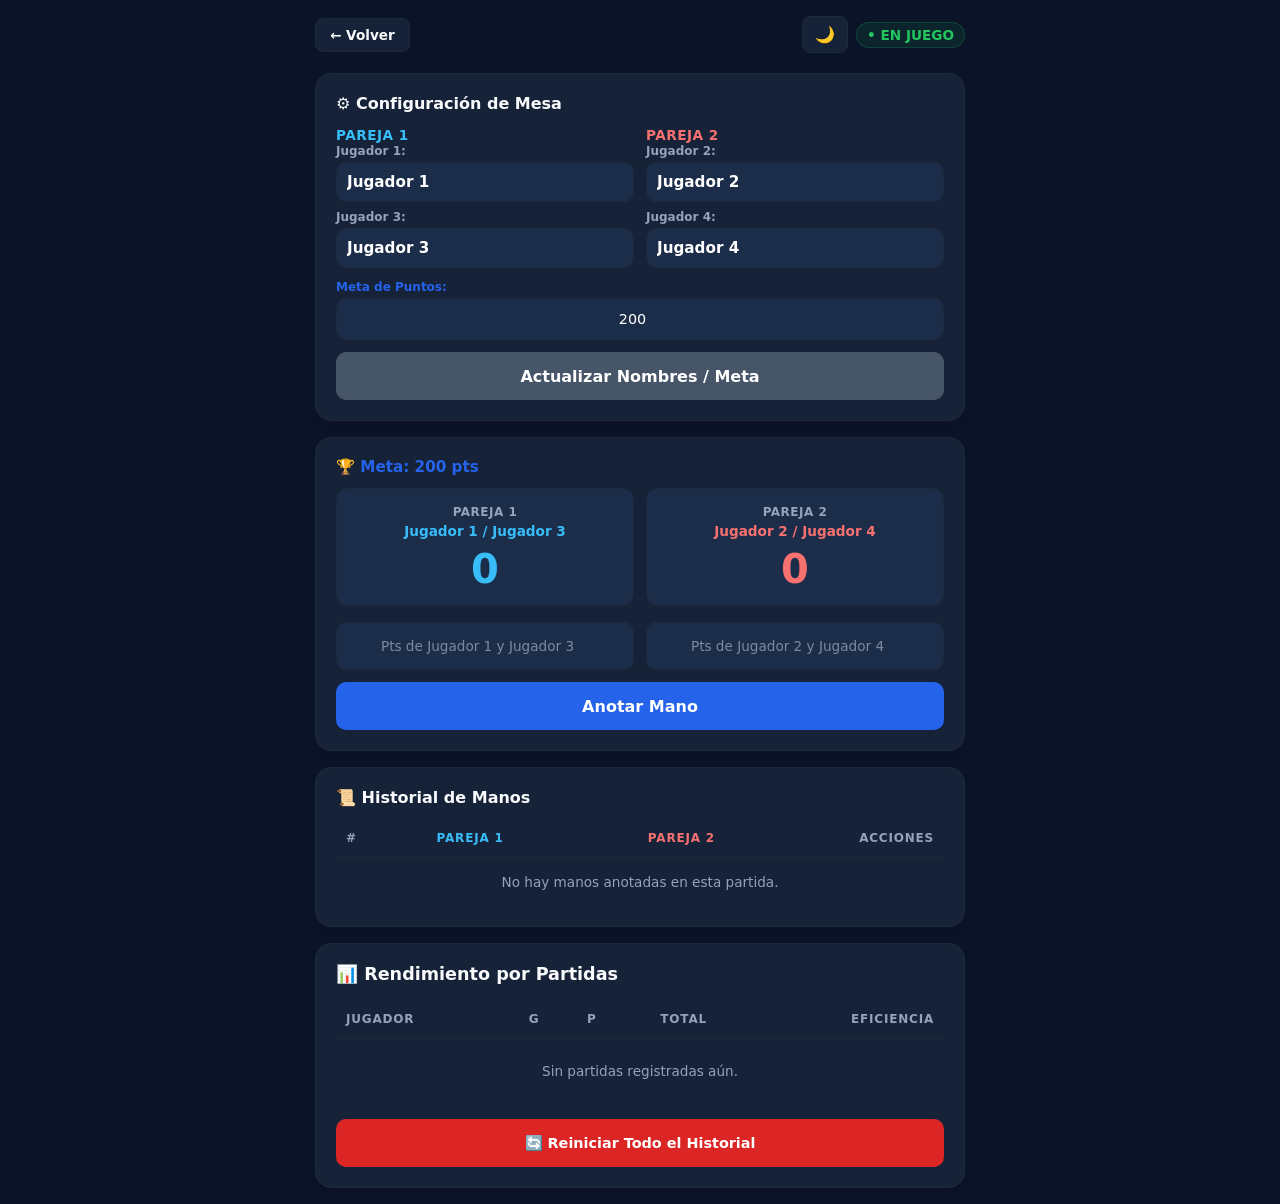
<file: apunte.html>
<!DOCTYPE html>
<html lang="es">
<head>
    <meta charset="UTF-8">
    <meta name="viewport" content="width=device-width, initial-scale=1.0">
    <title>Mesa de Dominó - Apuntes Locales</title>
    <style>
    :root {
        --bg-color: #0b1329;
        --card-bg: #152238;
        --card-inner: #1c2d4a;
        --accent: #2563eb;
        --text: #f8fafc;
        --text-muted: #94a3b8;
        --pareja1: #38bdf8;
        --pareja2: #f87171;
        --border-color: #1e293b;
        --input-bg: #1c2d4a;
        --input-text: #ffffff;
        --input-disabled: #111827;
    }

    body.light-mode {
        --bg-color: #f1f5f9;
        --card-bg: #ffffff;
        --card-inner: #f8fafc;
        --accent: #2563eb;
        --text: #0f172a;
        --text-muted: #64748b;
        --pareja1: #0284c7;
        --pareja2: #dc2626;
        --border-color: #e2e8f0;
        --input-bg: #ffffff;
        --input-text: #0f172a;
        --input-disabled: #e2e8f0;
    }

    * { box-sizing: border-box; margin: 0; padding: 0; font-family: system-ui, -apple-system, sans-serif; }
    body { background-color: var(--bg-color); color: var(--text); padding: 16px; display: flex; justify-content: center; transition: background-color 0.3s, color 0.3s; }
    .container { width: 100%; max-width: 650px; display: flex; flex-direction: column; gap: 16px; }
    
    .top-bar { display: flex; justify-content: space-between; align-items: center; margin-bottom: 4px; }
    .top-bar-actions { display: flex; gap: 8px; align-items: center; }
    .btn-back { background: var(--card-bg); color: var(--text); text-decoration: none; padding: 8px 14px; border-radius: 8px; font-weight: bold; border: 1px solid var(--border-color); font-size: 0.85rem; cursor: pointer; }
    .btn-theme { background: var(--card-bg); color: var(--text); border: 1px solid var(--border-color); padding: 8px 12px; border-radius: 8px; cursor: pointer; font-size: 1rem; display: flex; align-items: center; justify-content: center; transition: opacity 0.2s; }
    .btn-theme:hover { opacity: 0.85; }
    .live-badge { color: #22c55e; font-size: 0.85rem; font-weight: bold; background: rgba(34, 197, 94, 0.1); padding: 4px 10px; border-radius: 20px; border: 1px solid rgba(34, 197, 94, 0.2); }

    .card { background: var(--card-bg); border-radius: 16px; padding: 20px; border: 1px solid var(--border-color); box-shadow: 0 4px 6px -1px rgba(0, 0, 0, 0.1); transition: background-color 0.3s, border-color 0.3s; }
    .winner-banner { background: #065f46; border: 1px solid #10b981; color: #a7f3d0; padding: 14px; border-radius: 12px; font-size: 1rem; text-align: center; font-weight: bold; margin-bottom: 12px; }
    
    .lisa-banner { 
        background: linear-gradient(135deg, #f59e0b, #ef4444); 
        color: white; 
        padding: 16px; 
        border-radius: 12px; 
        font-weight: bold; 
        text-align: center; 
        font-size: 1.05rem; 
        box-shadow: 0 4px 20px rgba(239, 68, 68, 0.5); 
        animation: pulseAlert 0.6s ease infinite alternate; 
        border: 2px solid #fcd34d;
        margin-bottom: 12px;
    }
    @keyframes pulseAlert { 
        from { transform: scale(1); } 
        to { transform: scale(1.02); } 
    }

    .card-header { display: flex; justify-content: space-between; align-items: center; margin-bottom: 16px; }
    .card-title { font-size: 1.1rem; font-weight: bold; display: flex; align-items: center; gap: 8px; color: var(--text); }
    
    .marcador-grid, .inputs-grid, .config-grid { display: grid; grid-template-columns: 1fr 1fr; gap: 12px; }
    .equipo-card { background: var(--card-inner); border-radius: 12px; padding: 16px 12px; text-align: center; border: 1px solid var(--border-color); transition: background-color 0.3s; }
    .equipo-titulo { font-size: 0.75rem; font-weight: bold; color: var(--text-muted); text-transform: uppercase; margin-bottom: 4px; letter-spacing: 0.5px; }
    .equipo-nombres { font-size: 0.85rem; font-weight: bold; margin-bottom: 10px; overflow: hidden; text-overflow: ellipsis; white-space: nowrap; }
    .p1-color { color: var(--pareja1); }
    .p2-color { color: var(--pareja2); }
    .score-num { font-size: 2.5rem; font-weight: 800; line-height: 1; }

    input { width: 100%; padding: 12px; border-radius: 10px; border: 1px solid var(--border-color); background: var(--input-bg); color: var(--input-text); font-size: 0.9rem; text-align: center; min-height: 48px; transition: background-color 0.3s, color 0.3s, border-color 0.3s; }
    input::placeholder { color: var(--text-muted); opacity: 0.8; font-size: 0.85rem; }
    input:disabled { opacity: 0.5; cursor: not-allowed; background: var(--input-disabled); }
    
    .config-input { text-align: left; padding: 10px; font-size: 0.95rem; font-weight: 600; min-height: 40px; }

    .btn { width: 100%; min-height: 48px; padding: 12px; border: none; border-radius: 10px; font-weight: bold; cursor: pointer; background: var(--accent); color: white; font-size: 1rem; margin-top: 12px; transition: opacity 0.2s; }
    .btn:hover:not(:disabled) { opacity: 0.9; }
    .btn:disabled { opacity: 0.5; cursor: not-allowed; }
    .btn-success { background: #059669; }
    .btn-danger { background: #dc2626; margin-top: 16px; font-size: 0.9rem; }
    .btn-secondary { background: #475569; margin-top: 0; color: white; }

    .label-small { font-size: 0.75rem; color: var(--text-muted); font-weight: bold; display: block; margin-bottom: 4px; }
    .section-subtitle { font-size: 0.85rem; font-weight: bold; margin-bottom: 8px; text-transform: uppercase; letter-spacing: 0.5px; }

    .tabla-historial { width: 100%; border-collapse: collapse; text-align: left; font-size: 0.85rem; }
    .tabla-historial th { padding: 12px 10px; color: var(--text-muted); font-weight: 600; border-bottom: 1px solid var(--border-color); font-size: 0.75rem; text-transform: uppercase; letter-spacing: 0.8px; }
    .tabla-historial td { padding: 12px 10px; border-bottom: 1px solid var(--border-color); color: var(--text); vertical-align: middle; }
    .tabla-historial tr:last-child td { border-bottom: none; }
    .tabla-historial tr.anulada { opacity: 0.35; text-decoration: line-through; }
    
    .btn-tabla-anular {
        background: #dc2626;
        color: white;
        border: none;
        width: 32px;
        height: 32px;
        border-radius: 8px;
        cursor: pointer;
        display: inline-flex;
        align-items: center;
        justify-content: center;
        font-size: 0.9rem;
        transition: opacity 0.2s;
    }
    .btn-tabla-anular:hover { opacity: 0.85; }

    .eficiencia-cell-container {
        display: flex;
        align-items: center;
        justify-content: flex-end;
        gap: 8px;
    }
    .progress-bar-bg {
        width: 45px;
        height: 8px;
        background: rgba(148, 163, 184, 0.2);
        border-radius: 4px;
        overflow: hidden;
        display: inline-block;
    }
    .progress-bar-fill {
        height: 100%;
        background: #10b981;
        border-radius: 4px;
        transition: width 0.4s ease;
    }
    .eficiencia-text {
        font-weight: bold;
        min-width: 42px;
        text-align: right;
    }

    .hidden { display: none !important; }
    </style>
</head>
<body>

<div class="container">
    <div class="top-bar">
        <a href="lobby.html" class="btn-back">← Volver</a>
        <div class="top-bar-actions">
            <button class="btn-theme" id="btn-theme-toggle" onclick="toggleTema()" title="Cambiar Tema">🌙</button>
            <span class="live-badge" id="status-badge">• MODO LOCAL</span>
        </div>
    </div>

    <div id="lisa-box" class="lisa-banner hidden"></div>
    <div id="winner-box" class="winner-banner hidden"></div>

    <!-- 1. Tarjeta de Configuración de Mesa -->
    <div class="card">
        <div class="card-header" style="margin-bottom: 12px;">
            <div class="card-title" style="font-size: 1rem;">⚙️ Configuración de Mesa</div>
        </div>
        <div style="display: flex; flex-direction: column; gap: 12px;">
            <div class="config-grid">
                <div>
                    <span class="section-subtitle p1-color">Pareja 1</span>
                    <label class="label-small">Jugador 1:</label>
                    <input type="text" id="cfg-j1" class="config-input" placeholder="Nombre J1">
                    <label class="label-small" style="margin-top: 8px;">Jugador 3:</label>
                    <input type="text" id="cfg-j3" class="config-input" placeholder="Nombre J3">
                </div>
                <div>
                    <span class="section-subtitle p2-color">Pareja 2</span>
                    <label class="label-small">Jugador 2:</label>
                    <input type="text" id="cfg-j2" class="config-input" placeholder="Nombre J2">
                    <label class="label-small" style="margin-top: 8px;">Jugador 4:</label>
                    <input type="text" id="cfg-j4" class="config-input" placeholder="Nombre J4">
                </div>
            </div>
            <div>
                <label class="label-small" style="color: var(--accent);">Meta de Puntos:</label>
                <input type="number" id="cfg-meta" value="200" style="min-height: 40px;" inputmode="numeric">
            </div>
            <button class="btn btn-secondary" onclick="guardarConfig()">Actualizar Nombres / Meta</button>
        </div>
    </div>

    <!-- 2. Tarjeta Combinada: Marcador Global y Anotación de Manos -->
    <div class="card">
        <div class="card-header" style="margin-bottom: 12px;">
            <div class="card-title" style="font-size: 0.95rem; color: var(--accent);" id="meta-text">Meta: 200 pts</div>
        </div>
        
        <div class="marcador-grid" style="margin-bottom: 16px;">
            <div class="equipo-card">
                <div class="equipo-titulo">Pareja 1</div>
                <div id="p1-nombres" class="equipo-nombres p1-color">Jugador 1 / 3</div>
                <div id="p1-score" class="score-num p1-color">0</div>
            </div>

            <div class="equipo-card">
                <div class="equipo-titulo">Pareja 2</div>
                <div id="p2-nombres" class="equipo-nombres p2-color">Jugador 2 / 4</div>
                <div id="p2-score" class="score-num p2-color">0</div>
            </div>
        </div>

        <form onsubmit="guardarMano(event)">
            <div class="inputs-grid">
                <input type="number" id="input-p1" placeholder="Pts Pareja 1" min="0" step="1" inputmode="numeric">
                <input type="number" id="input-p2" placeholder="Pts Pareja 2" min="0" step="1" inputmode="numeric">
            </div>
            <button type="submit" class="btn" id="btn-anotar">Anotar Mano</button>
        </form>
    </div>

    <!-- 3. Historial de Manos -->
    <div class="card">
        <div class="card-header" style="margin-bottom: 12px;">
            <div class="card-title" style="font-size: 1rem;">📜 Historial de Manos</div>
        </div>
        <div style="overflow-x: auto;">
            <table class="tabla-historial">
                <thead>
                    <tr>
                        <th style="width: 15%;">#</th>
                        <th style="width: 35%; color: var(--pareja1);">Pareja 1</th>
                        <th style="width: 35%; color: var(--pareja2);">Pareja 2</th>
                        <th style="width: 15%; text-align: center;">Acciones</th>
                    </tr>
                </thead>
                <tbody id="lista-manos-actuales">
                    <tr><td colspan="4" style="color: var(--text-muted); text-align: center; padding: 16px;">No hay manos anotadas en esta partida.</td></tr>
                </tbody>
            </table>
        </div>
    </div>

    <div id="card-finalizar-partida" class="hidden">
        <button class="btn btn-success" onclick="registrarPartidaTerminada()" style="font-size: 1.05rem;">📥 Registrar Partida en el Historial y Jugar Otra</button>
    </div>

    <!-- 4. Tarjeta de Rendimiento de Jugadores -->
    <div class="card">
        <div class="card-header">
            <div class="card-title">📊 Rendimiento por Partidas</div>
        </div>
        <div style="overflow-x: auto;">
            <table class="tabla-historial">
                <thead>
                    <tr>
                        <th>Jugador</th>
                        <th style="text-align: center;">G</th>
                        <th style="text-align: center;">P</th>
                        <th style="text-align: center;">Total</th>
                        <th style="text-align: right;">Eficiencia</th>
                    </tr>
                </thead>
                <tbody id="lista-jugadores-stats">
                    <tr><td colspan="5" style="color: var(--text-muted); text-align: center; padding: 24px;">Sin partidas registradas aún.</td></tr>
                </tbody>
            </table>
        </div>
        <button class="btn btn-danger" onclick="reiniciarTodo()">🔄 Reiniciar Todo el Historial</button>
    </div>
</div>

<script>
    let juegoLocal = JSON.parse(localStorage.getItem('domino_partida_local_4j')) || {
        meta: 200,
        j1: 'Jugador 1',
        j2: 'Jugador 2',
        j3: 'Jugador 3',
        j4: 'Jugador 4',
        manosActuales: [],      
        historialPartidas: [],  
        lisaMostrada: false
    };

    const sonidoChiva = new Audio('https://upload.wikimedia.org/wikipedia/commons/d/d3/Goat_bleating_in_The_Nursery_Rhymes_Project_2.ogg');
    sonidoChiva.preload = 'auto';

    window.addEventListener('DOMContentLoaded', () => {
        const temaGuardado = localStorage.getItem('domino_tema') || 'dark';
        if (temaGuardado === 'light') {
            document.body.classList.add('light-mode');
            document.getElementById('btn-theme-toggle').innerText = '☀️';
        } else {
            document.getElementById('btn-theme-toggle').innerText = '🌙';
        }

        document.body.addEventListener('click', () => {
            sonidoChiva.play().then(() => {
                sonidoChiva.pause();
                sonidoChiva.currentTime = 0;
            }).catch(() => {});
        }, { once: true });

        cargarInputsConfig();
        actualizarInterfaz();
    });

    function toggleTema() {
        document.body.classList.toggle('light-mode');
        const esClaro = document.body.classList.contains('light-mode');
        localStorage.setItem('domino_tema', esClaro ? 'light' : 'dark');
        document.getElementById('btn-theme-toggle').innerText = esClaro ? '☀️' : '🌙';
    }

    function cargarInputsConfig() {
        document.getElementById('cfg-j1').value = juegoLocal.j1;
        document.getElementById('cfg-j2').value = juegoLocal.j2;
        document.getElementById('cfg-j3').value = juegoLocal.j3;
        document.getElementById('cfg-j4').value = juegoLocal.j4;
        document.getElementById('cfg-meta').value = juegoLocal.meta;
    }

    function actualizarInterfaz() {
        document.getElementById('meta-text').innerText = `🏆 Meta: ${juegoLocal.meta} pts`;

        const textoP1 = `${juegoLocal.j1} / ${juegoLocal.j3}`;
        const textoP2 = `${juegoLocal.j2} / ${juegoLocal.j4}`;

        document.getElementById('p1-nombres').innerText = textoP1;
        document.getElementById('p2-nombres').innerText = textoP2;

        document.getElementById('input-p1').placeholder = `Pts de ${juegoLocal.j1} y ${juegoLocal.j3}`;
        document.getElementById('input-p2').placeholder = `Pts de ${juegoLocal.j2} y ${juegoLocal.j4}`;

        let scoreP1 = 0;
        let scoreP2 = 0;

        juegoLocal.manosActuales.forEach(m => {
            if (!m.anulada) {
                scoreP1 += m.p1;
                scoreP2 += m.p2;
            }
        });

        document.getElementById('p1-score').innerText = scoreP1;
        document.getElementById('p2-score').innerText = scoreP2;

        renderizarHistorialManos();

        const winnerBox = document.getElementById('winner-box');
        const cardFinalizar = document.getElementById('card-finalizar-partida');
        const statusBadge = document.getElementById('status-badge');
        
        const btnAnotar = document.getElementById('btn-anotar');
        const inputP1 = document.getElementById('input-p1');
        const inputP2 = document.getElementById('input-p2');

        const finalizado = scoreP1 >= juegoLocal.meta || scoreP2 >= juegoLocal.meta;

        if (finalizado) {
            let ganadorTexto = scoreP1 >= juegoLocal.meta ? `🏆 ¡La Pareja 1 (${textoP1}) ganó la partida con ${scoreP1} pts!` : `🏆 ¡La Pareja 2 (${textoP2}) ganó la partida con ${scoreP2} pts!`;
            winnerBox.innerText = ganadorTexto;
            winnerBox.classList.remove('hidden');
            cardFinalizar.classList.remove('hidden');
            statusBadge.innerText = '• PARTIDA FINALIZADA';
            statusBadge.style.color = '#ef4444';

            btnAnotar.disabled = true;
            inputP1.disabled = true;
            inputP2.disabled = true;

            if (!juegoLocal.lisaMostrada) {
                if (scoreP1 >= juegoLocal.meta && scoreP2 === 0) {
                    dispararAlertaLisa(`${textoP2} (Pareja 2)`);
                    juegoLocal.lisaMostrada = true;
                } else if (scoreP2 >= juegoLocal.meta && scoreP1 === 0) {
                    dispararAlertaLisa(`${textoP1} (Pareja 1)`);
                    juegoLocal.lisaMostrada = true;
                }
            }
        } else {
            winnerBox.classList.add('hidden');
            cardFinalizar.classList.add('hidden');
            statusBadge.innerText = '• EN JUEGO';
            statusBadge.style.color = '#22c55e';
            juegoLocal.lisaMostrada = false;

            btnAnotar.disabled = false;
            inputP1.disabled = false;
            inputP2.disabled = false;
        }

        renderizarEstadisticasJugadores();
        localStorage.setItem('domino_partida_local_4j', JSON.stringify(juegoLocal));
    }

    function renderizarHistorialManos() {
        const tbody = document.getElementById('lista-manos-actuales');
        tbody.innerHTML = '';

        if (juegoLocal.manosActuales.length === 0) {
            tbody.innerHTML = `<tr><td colspan="4" style="color: var(--text-muted); text-align: center; padding: 16px;">No hay manos anotadas en esta partida.</td></tr>`;
            return;
        }

        juegoLocal.manosActuales.forEach((m, index) => {
            let claseAnulada = m.anulada ? 'anulada' : '';
            let botonAccion = m.anulada 
                ? `<span style="font-size: 0.75rem; color: #f87171; font-weight: bold;">Anulada</span>` 
                : `<button class="btn-tabla-anular" onclick="anularMano(${index})" title="Anular mano">🚫</button>`;

            tbody.innerHTML += `
                <tr class="${claseAnulada}">
                    <td style="font-weight: bold; color: var(--text-muted);">#${index + 1}</td>
                    <td style="font-weight: bold; color: var(--pareja1);">${m.p1} pts</td>
                    <td style="font-weight: bold; color: var(--pareja2);">${m.p2} pts</td>
                    <td style="text-align: center;">${botonAccion}</td>
                </tr>
            `;
        });
    }

    function anularMano(index) {
        if (confirm(`¿Deseas anular los puntos de la mano ${index + 1}? Esta acción no se puede deshacer.`)) {
            juegoLocal.manosActuales[index].anulada = true;
            actualizarInterfaz();
        }
    }

    function guardarMano(e) {
        e.preventDefault();

        let scoreP1 = juegoLocal.manosActuales.reduce((acc, m) => acc + (m.anulada ? 0 : m.p1), 0);
        let scoreP2 = juegoLocal.manosActuales.reduce((acc, m) => acc + (m.anulada ? 0 : m.p2), 0);

        if (scoreP1 >= juegoLocal.meta || scoreP2 >= juegoLocal.meta) {
            alert('La partida ya ha finalizado. Registra la partida para iniciar una nueva.');
            return;
        }

        const p1Input = document.getElementById('input-p1');
        const p2Input = document.getElementById('input-p2');

        const valP1 = parseInt(p1Input.value) || 0;
        const valP2 = parseInt(p2Input.value) || 0;

        if (valP1 === 0 && valP2 === 0) {
            alert('Ingresa los puntos de una pareja.');
            return;
        }

        juegoLocal.manosActuales.push({ p1: valP1, p2: valP2, anulada: false });

        p1Input.value = '';
        p2Input.value = '';
        actualizarInterfaz();
    }

    function registrarPartidaTerminada() {
        let scoreP1 = juegoLocal.manosActuales.reduce((acc, m) => acc + (m.anulada ? 0 : m.p1), 0);
        let scoreP2 = juegoLocal.manosActuales.reduce((acc, m) => acc + (m.anulada ? 0 : m.p2), 0);

        let ganador = scoreP1 >= juegoLocal.meta ? 1 : 2;

        juegoLocal.historialPartidas.push({
            ganador: ganador,
            score1: scoreP1,
            score2: scoreP2,
            nombres: { j1: juegoLocal.j1, j2: juegoLocal.j2, j3: juegoLocal.j3, j4: juegoLocal.j4 }
        });

        juegoLocal.manosActuales = [];
        juegoLocal.lisaMostrada = false;
        
        actualizarInterfaz();
    }

    function renderizarEstadisticasJugadores() {
        const tbody = document.getElementById('lista-jugadores-stats');
        tbody.innerHTML = '';

        let stats = {};

        function registrarJugador(nombre, esGanada) {
            if (!nombre || nombre.trim() === '') return;
            let original = nombre.trim();
            let key = original.toLowerCase();

            if (!stats[key]) {
                stats[key] = { displayName: original, ganadas: 0, perdidas: 0 };
            }
            if (esGanada === true) stats[key].ganadas++;
            if (esGanada === false) stats[key].perdidas++;
        }

        function asegurarJugador(nombre) {
            if (!nombre || nombre.trim() === '') return;
            let original = nombre.trim();
            let key = original.toLowerCase();
            if (!stats[key]) {
                stats[key] = { displayName: original, ganadas: 0, perdidas: 0 };
            }
        }

        juegoLocal.historialPartidas.forEach(partida => {
            let n = partida.nombres;
            let g1 = partida.ganador === 1;

            if (n.j1) registrarJugador(n.j1, g1);
            if (n.j3) registrarJugador(n.j3, g1);
            if (n.j2) registrarJugador(n.j2, !g1);
            if (n.j4) registrarJugador(n.j4, !g1);
        });

        asegurarJugador(juegoLocal.j1);
        asegurarJugador(juegoLocal.j2);
        asegurarJugador(juegoLocal.j3);
        asegurarJugador(juegoLocal.j4);

        const jugadoresArray = Object.keys(stats).map(key => ({
            nombre: stats[key].displayName,
            ganadas: stats[key].ganadas,
            perdidas: stats[key].perdidas,
            total: stats[key].ganadas + stats[key].perdidas
        }));

        jugadoresArray.sort((a, b) => {
            let efA = a.total > 0 ? (a.ganadas / a.total) : 0;
            let efB = b.total > 0 ? (b.ganadas / b.total) : 0;
            if (efB !== efA) {
                return efB - efA;
            }
            return b.ganadas - a.ganadas;
        });

        if (juegoLocal.historialPartidas.length === 0 && jugadoresArray.every(j => j.total === 0)) {
            tbody.innerHTML = `<tr><td colspan="5" style="color: var(--text-muted); text-align: center; padding: 24px;">Sin partidas registradas aún.</td></tr>`;
        } else {
            jugadoresArray.forEach(j => {
                let porcentaje = j.total > 0 ? (j.ganadas / j.total) * 100 : 0;
                let porcentajeStr = porcentaje.toFixed(1) + '%';

                tbody.innerHTML += `
                    <tr>
                        <td>
                            <div style="font-weight: 700; color: var(--text);">${j.nombre}</div>
                        </td>
                        <td style="text-align: center; font-weight: bold; color: #10b981;">${j.ganadas}</td>
                        <td style="text-align: center; font-weight: bold; color: #f87171;">${j.perdidas}</td>
                        <td style="text-align: center; font-weight: 600; color: var(--text);">${j.total}</td>
                        <td style="text-align: right;">
                            <div class="eficiencia-cell-container">
                                <div class="progress-bar-bg">
                                    <div class="progress-bar-fill" style="width: ${porcentaje}%;"></div>
                                </div>
                                <span class="eficiencia-text">${porcentajeStr}</span>
                            </div>
                        </td>
                    </tr>
                `;
            });
        }
    }

    function dispararAlertaLisa(nombresPerdedores) {
        const lisaBox = document.getElementById('lisa-box');
        if (lisaBox) {
            lisaBox.innerHTML = `🐐 ¡Meeeee! A <strong>${nombresPerdedores}</strong> le dieron una lisa (0 puntos al finalizar). ¡A tomar leche! 🍼😂`;
            lisaBox.classList.remove('hidden');

            sonidoChiva.currentTime = 0;
            sonidoChiva.play().catch(err => console.log('Audio bloqueado:', err));

            setTimeout(() => {
                lisaBox.classList.add('hidden');
                lisaBox.innerHTML = '';
            }, 8000);
        }
    }

    function guardarConfig() {
        juegoLocal.j1 = document.getElementById('cfg-j1').value.trim() || 'Jugador 1';
        juegoLocal.j2 = document.getElementById('cfg-j2').value.trim() || 'Jugador 2';
        juegoLocal.j3 = document.getElementById('cfg-j3').value.trim() || 'Jugador 3';
        juegoLocal.j4 = document.getElementById('cfg-j4').value.trim() || 'Jugador 4';
        juegoLocal.meta = parseInt(document.getElementById('cfg-meta').value) || 200;
        
        actualizarInterfaz();
    }

    function reiniciarTodo() {
        if (!confirm('¿Deseas reiniciar todo el historial de partidas y estadísticas?')) return;
        juegoLocal.manosActuales = [];
        juegoLocal.historialPartidas = [];
        juegoLocal.lisaMostrada = false;
        actualizarInterfaz();
    }
</script>
</body>
</html>
</file>
